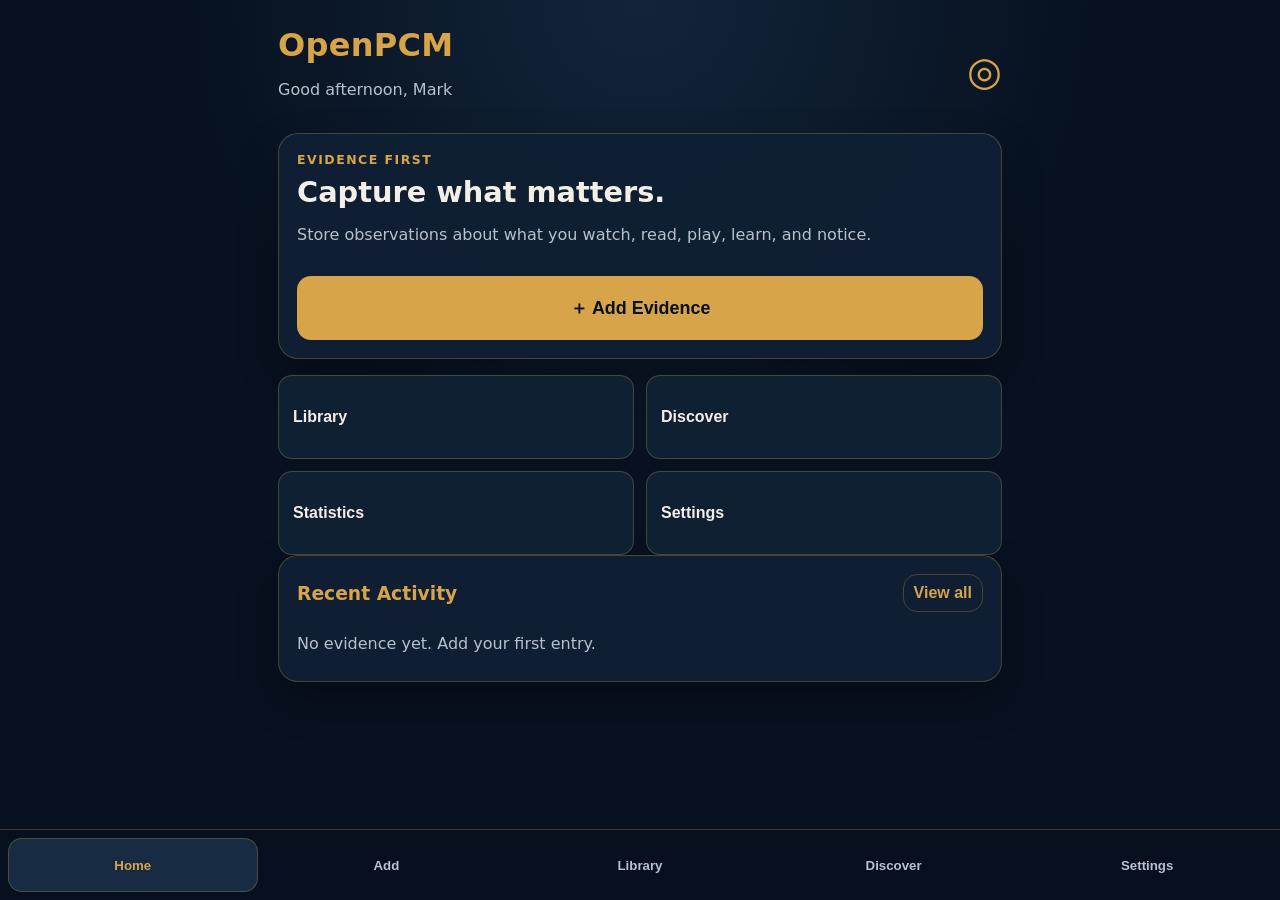
<file: index.html>
<!doctype html>
<html lang="en">
<head>
  <meta charset="utf-8">
  <title>OpenPCM Mobile</title>
  <meta name="viewport" content="width=device-width, initial-scale=1">
  <link rel="manifest" href="manifest.webmanifest">
  <link rel="stylesheet" href="styles.css">
</head>
<body>
  <main class="app">
    <header class="topbar">
      <div><h1>OpenPCM</h1><p id="greeting">Personal Cognitive Model</p></div>
      <div class="mark">◎</div>
    </header>

    <section id="view-home" class="view active">
      <div class="hero card">
        <p class="eyebrow">Evidence first</p>
        <h2>Capture what matters.</h2>
        <p>Store observations about what you watch, read, play, learn, and notice.</p>
        <button class="primary big" data-nav="add">＋ Add Evidence</button>
      </div>
      <div class="grid">
        <button class="tile" data-nav="library">Library</button>
        <button class="tile" data-nav="discover">Discover</button>
        <button class="tile" data-nav="stats">Statistics</button>
        <button class="tile" data-nav="settings">Settings</button>
      </div>
      <section class="card">
        <div class="section-title"><h3>Recent Activity</h3><button class="ghost" data-nav="library">View all</button></div>
        <div id="recent-list" class="list muted-list"></div>
      </section>
    </section>

    <section id="view-add" class="view">
      <section class="card">
        <h2 id="form-title">Add Evidence</h2>
        <input id="editing-id" type="hidden">
        <label>Title</label>
        <input id="title" placeholder="e.g. Black Sails">
        <p id="duplicate-warning" class="warning-text"></p>

        <label>Type</label>
        <select id="medium">
          <option>TV</option><option>Movie</option><option>Book</option><option>Game</option>
          <option>Documentary</option><option>Comedy</option><option>M/M Story</option>
          <option>Mandarin Learning</option><option>Health / Cognitive Context</option><option>Other</option>
        </select>

        <label>Reaction</label>
        <select id="reaction">
          <option>Loved</option><option>Liked</option><option>Mixed</option><option>Bounced</option>
          <option>Disliked</option><option>Not sure yet</option>
        </select>

        <label>Cognitive state</label>
        <select id="cognitive">
          <option>Not recorded</option><option>High capacity</option><option>Medium capacity</option>
          <option>Low capacity</option><option>Symptom flare</option>
        </select>

        <label>Reasons</label>
        <div class="chips" id="chips">
          <button data-tag="exceptional writing">Exceptional writing</button>
          <button data-tag="complex systems">Complex systems</button>
          <button data-tag="institutions">Institutions</button>
          <button data-tag="strong dialogue">Strong dialogue</button>
          <button data-tag="competence">Competence</button>
          <button data-tag="world-building">World-building</button>
          <button data-tag="stewardship">Stewardship</button>
          <button data-tag="ensemble cast">Ensemble cast</button>
          <button data-tag="low cognitive load">Low cognitive load</button>
          <button data-tag="too slow">Too slow</button>
          <button data-tag="weak plotting">Weak plotting</button>
          <button data-tag="too bleak">Too bleak</button>
        </div>

        <label>Note</label>
        <textarea id="note" placeholder="Optional details..."></textarea>
        <button class="primary" id="save">Save Evidence</button>
        <button class="secondary" id="cancel-edit" hidden>Cancel edit</button>
        <button class="secondary" id="undo" disabled>Undo last save</button>
        <p id="save-confirm" class="confirm"></p>
      </section>
    </section>

    <section id="view-library" class="view">
      <section class="card">
        <div class="section-title"><h2>Library</h2><span id="library-count" class="badge">0</span></div>
        <input id="search" placeholder="Search evidence...">
        <div class="filter-row">
          <button class="filter active" data-filter="All">All</button>
          <button class="filter" data-filter="TV">TV</button>
          <button class="filter" data-filter="Book">Books</button>
          <button class="filter" data-filter="Movie">Movies</button>
          <button class="filter" data-filter="Game">Games</button>
        </div>
        <div id="entries" class="list"></div>
      </section>
    </section>

    <section id="view-detail" class="view"><section class="card" id="detail-card"></section></section>
    <section id="view-discover" class="view"><section class="card" id="discover-content"></section></section>
    <section id="view-recommendation-detail" class="view"><section class="card" id="recommendation-detail-card"></section></section>
    <section id="view-workspace" class="view"><section class="card" id="workspace-content"></section></section>
    <section id="view-profile-transfer" class="view"><section class="card" id="profile-transfer-content"></section></section>
    <section id="view-stats" class="view"><section class="card"><h2>Statistics</h2><div id="stats"></div></section></section>
    <section id="view-settings" class="view">
      <section class="card">
        <h2>Settings</h2>
        <button id="export">Export JSON</button>
        <label class="file">Import JSON<input type="file" id="import" accept="application/json"></label>
        <button id="clear" class="danger">Clear local data</button>
      </section>
    </section>
  </main>

  <nav class="bottom-nav">
    <button data-nav="home" class="active">Home</button>
    <button data-nav="add">Add</button>
    <button data-nav="library">Library</button>
    <button data-nav="discover">Discover</button>
    <button data-nav="settings">Settings</button>
  </nav>

  <script src="src/data/pcm-seed.js"></script>
  <script src="src/core/evidence.js"></script>
  <script src="src/core/validation.js"></script>
  <script src="src/core/portable.js"></script>
  <script src="src/core/detail.js"></script>
  <script src="src/core/catalogue.js"></script>
  <script src="src/core/profile.js"></script>
  <script src="src/core/calibration.js"></script>
  <script src="src/core/learning.js"></script>
  <script src="src/core/preferences.js"></script>
  <script src="src/core/explanation-graph.js"></script>
  <script src="src/core/reasoning.js"></script>
  <script src="src/core/discover.js"></script>
  <script src="src/core/decision-history.js"></script>
  <script src="src/core/recommendation-timeline.js"></script>
  <script src="src/core/experiments.js"></script>
  <script src="src/core/workspace.js"></script>
  <script src="src/core/profile-transfer.js"></script>
  <script src="src/core/graph-viewer.js"></script>
  <script src="src/core/recommendation-detail.js"></script>
  <script src="src/core/android-workflow.js"></script>
  <script src="src/core/browser-testing.js"></script>
  
  <script src="src/core/domain-registry.js"></script>
  <script src="src/services/validation.js"></script>
  <script src="src/services/import-export.js"></script>
  <script src="src/services/search.js"></script>
  <script src="src/services/storage.js"></script>
  <script src="src/domains/evidence/evidence-domain.js"></script>
  <script src="src/domains/tasks/tasks-domain.js"></script>
  <script src="src/domains/knowledge/knowledge-domain.js"></script>
  <script src="src/domains.js"></script>
  <script src="app.js"></script>
</body>
</html>
</file>
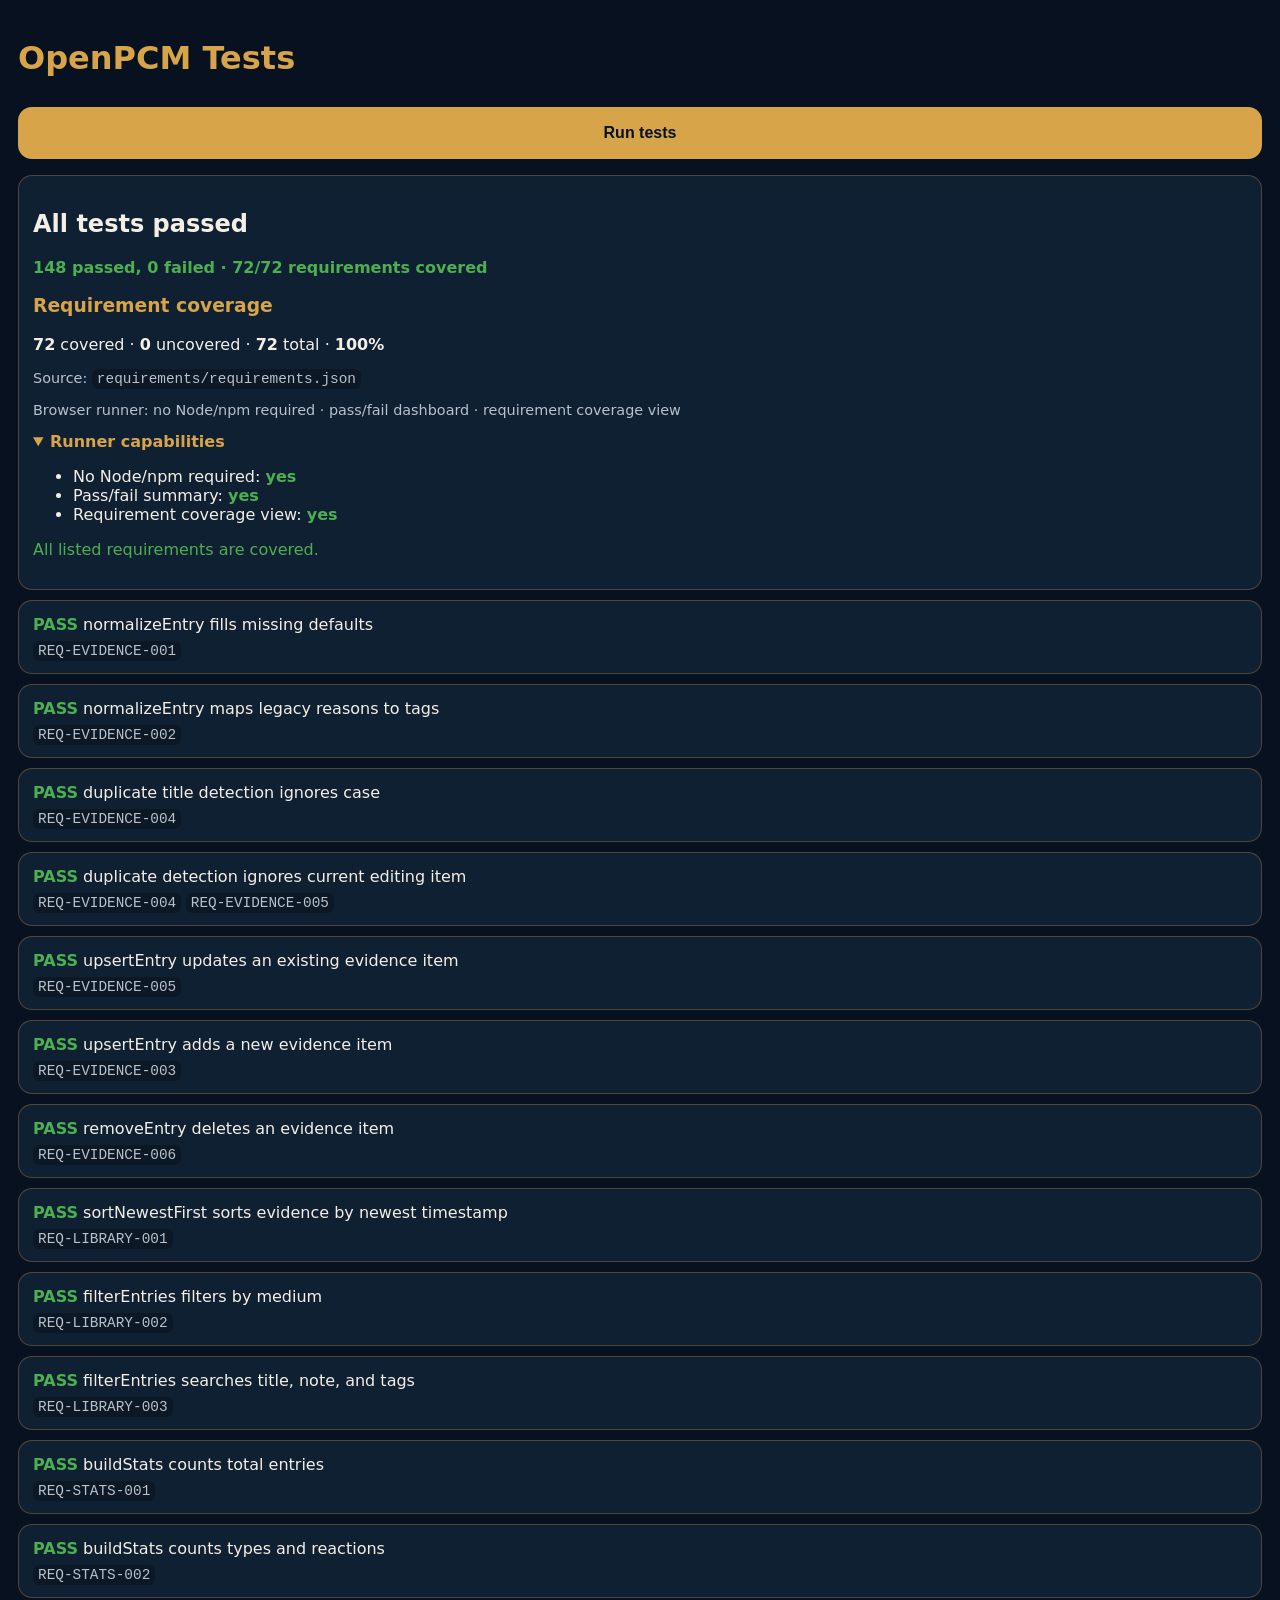
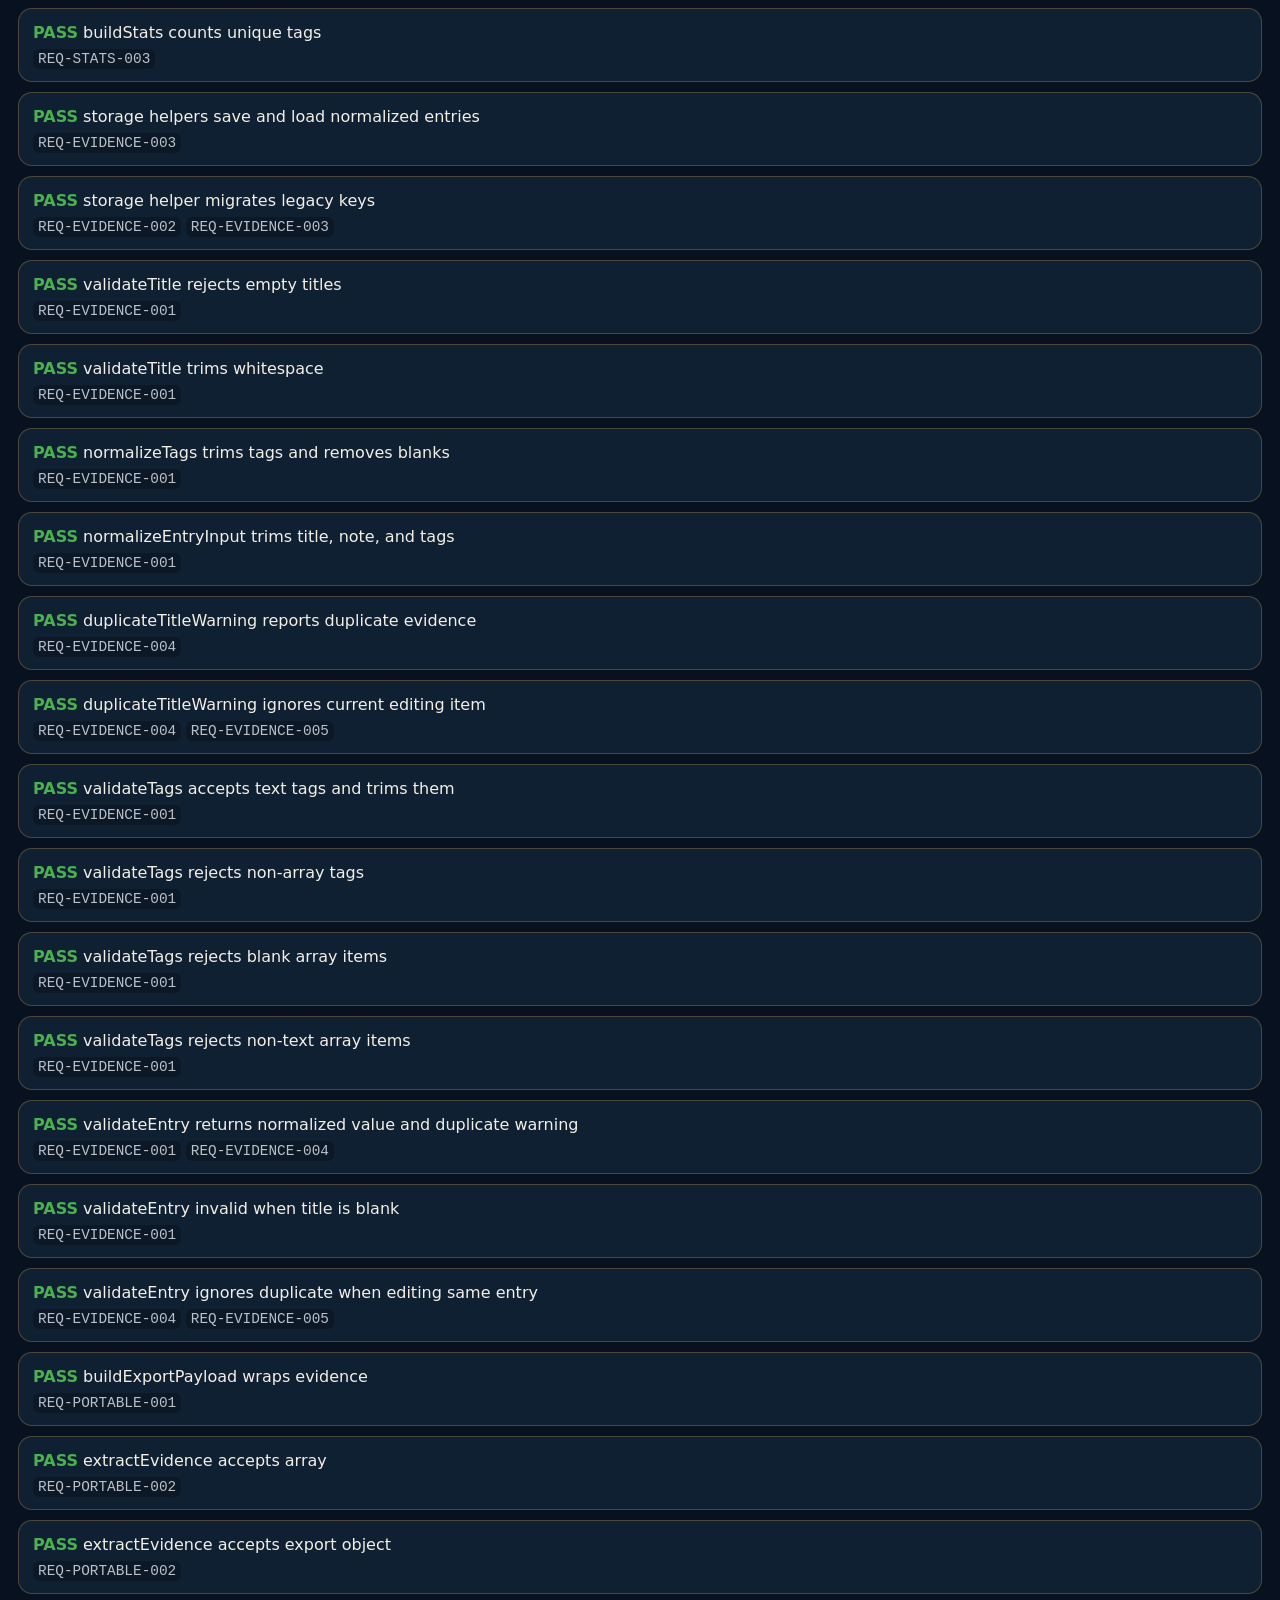
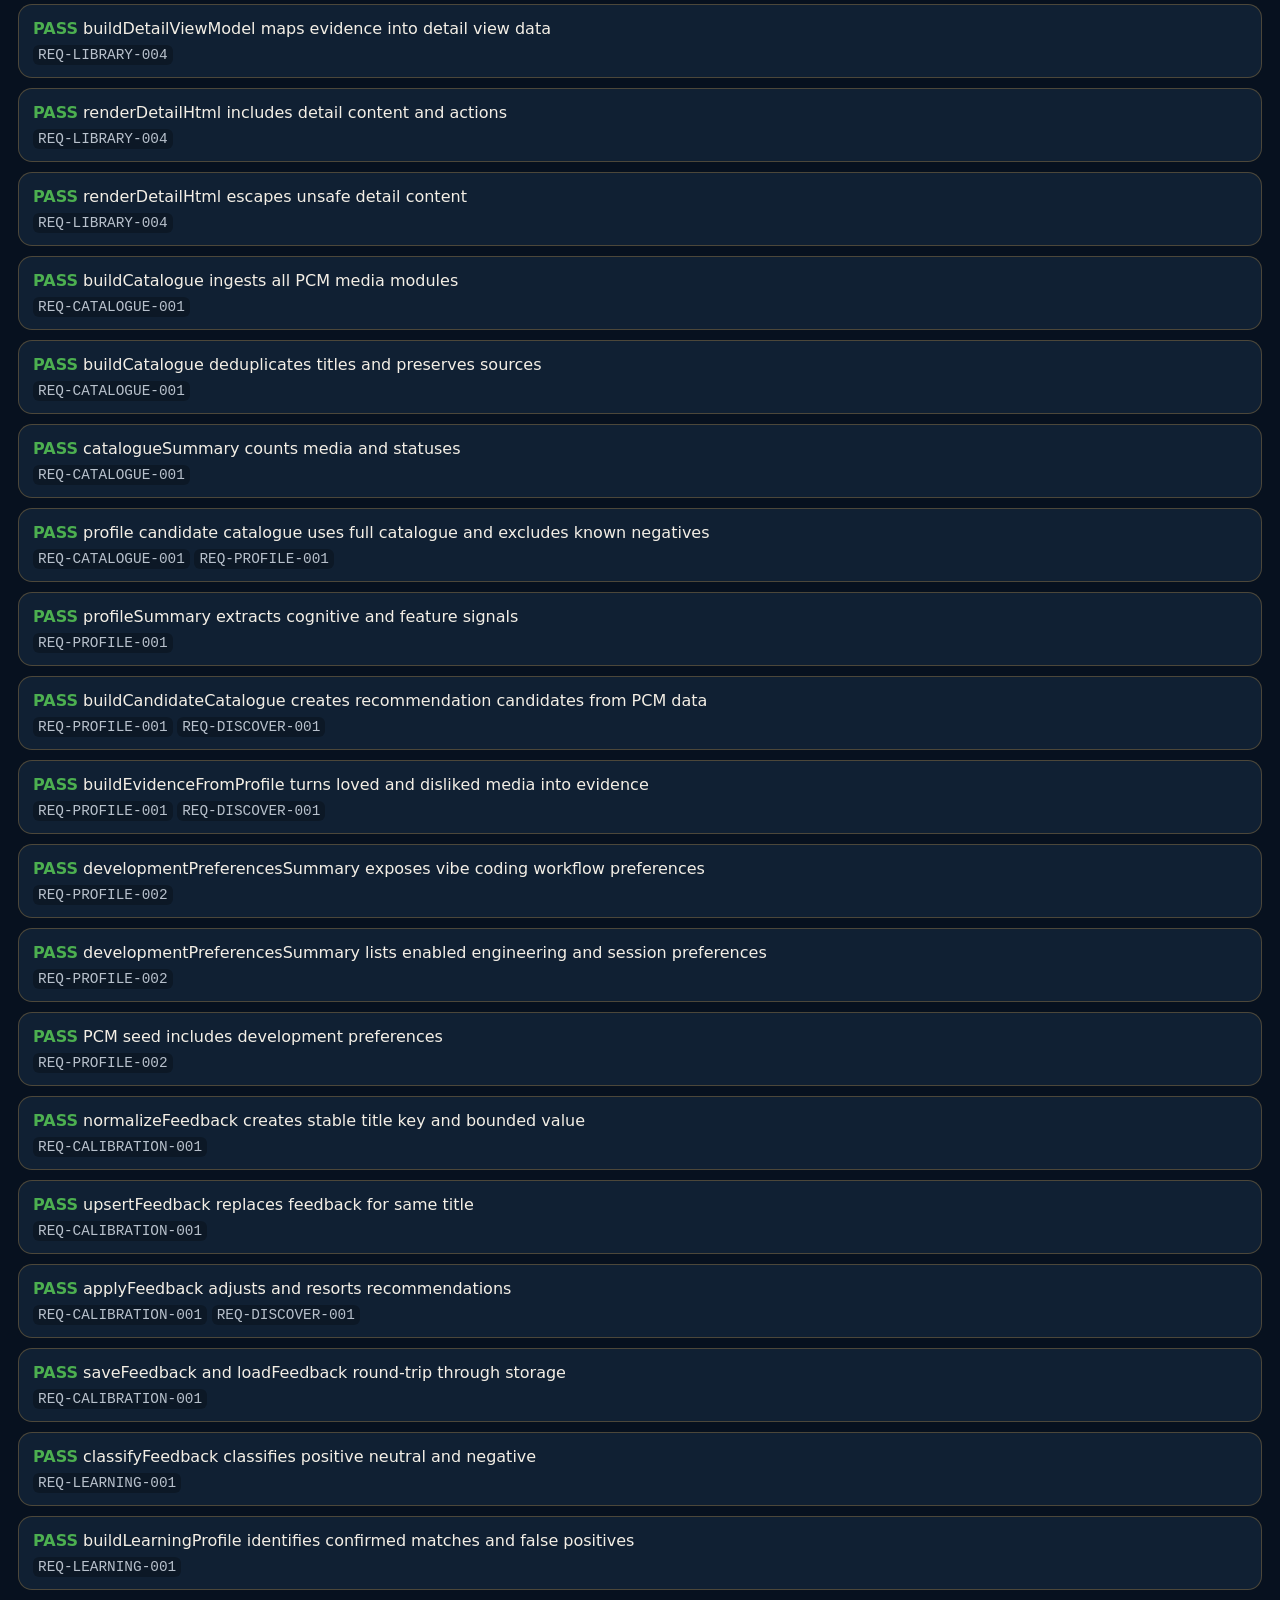
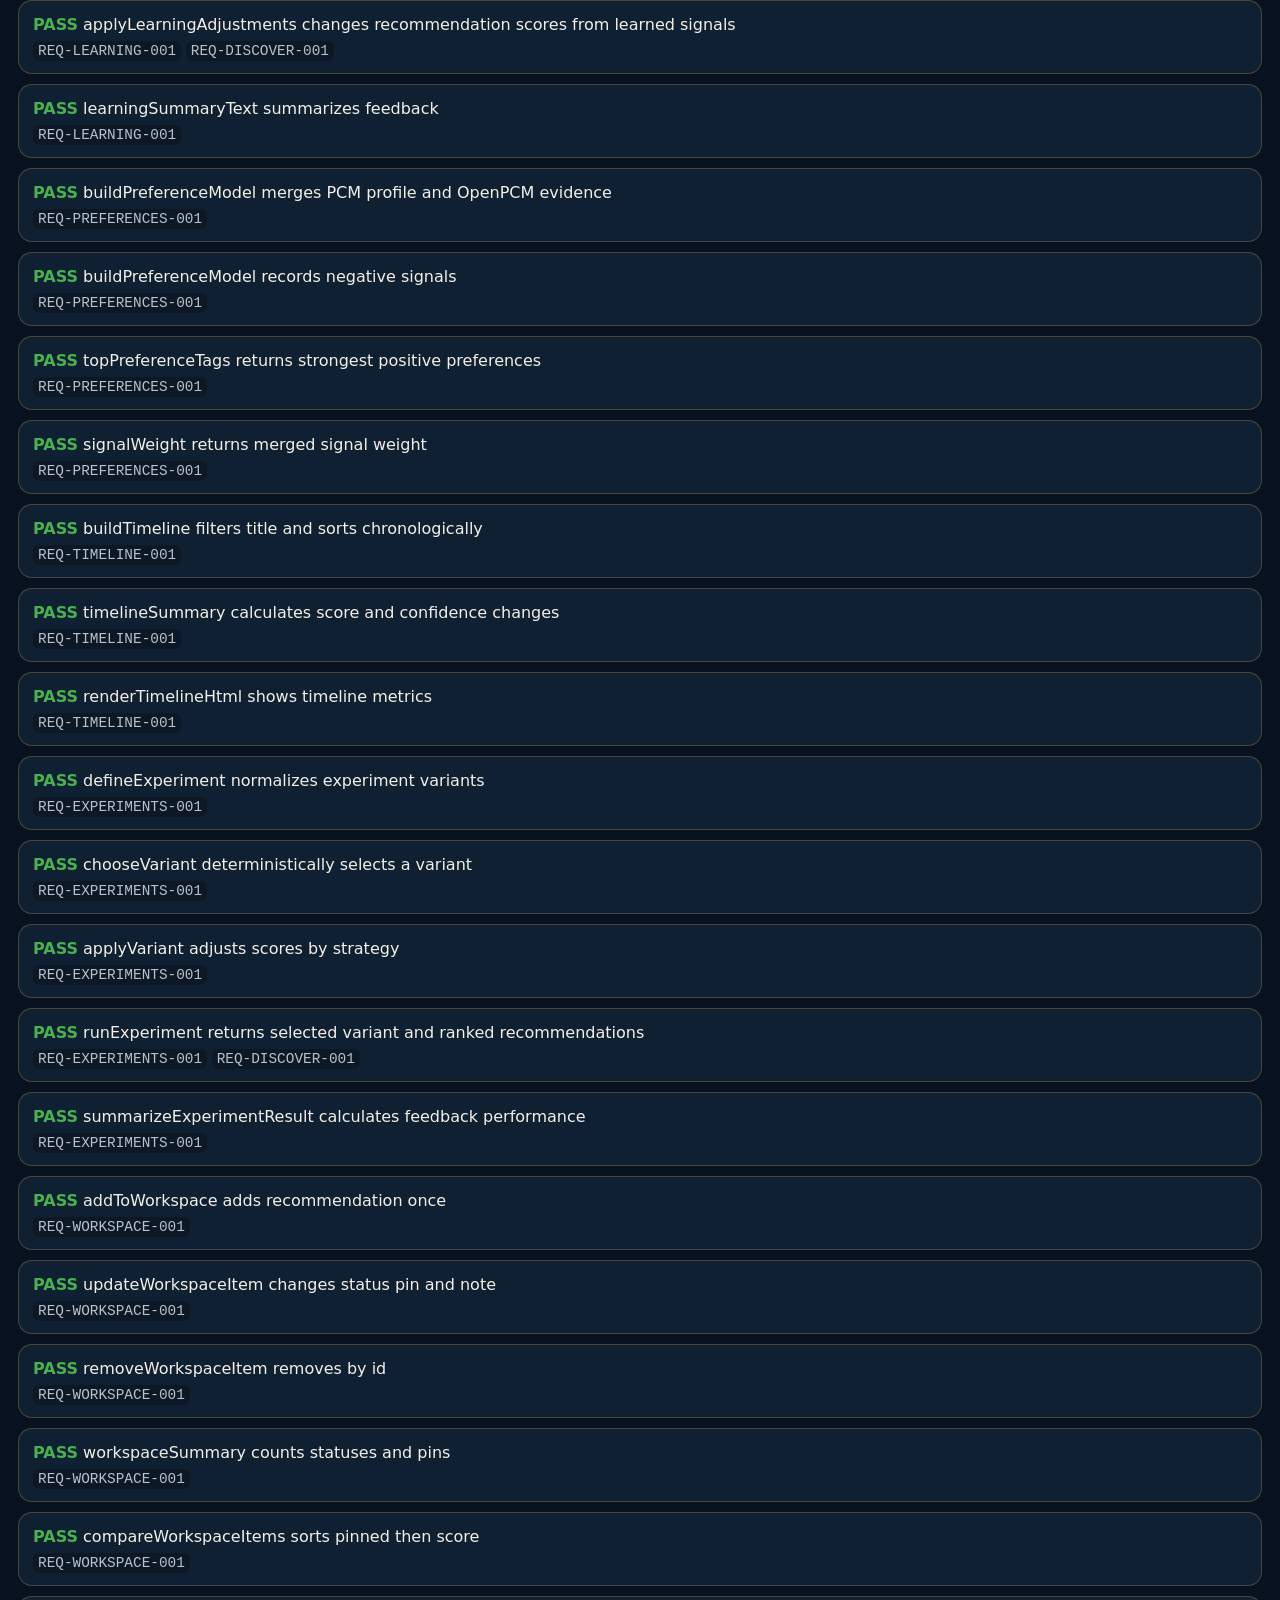
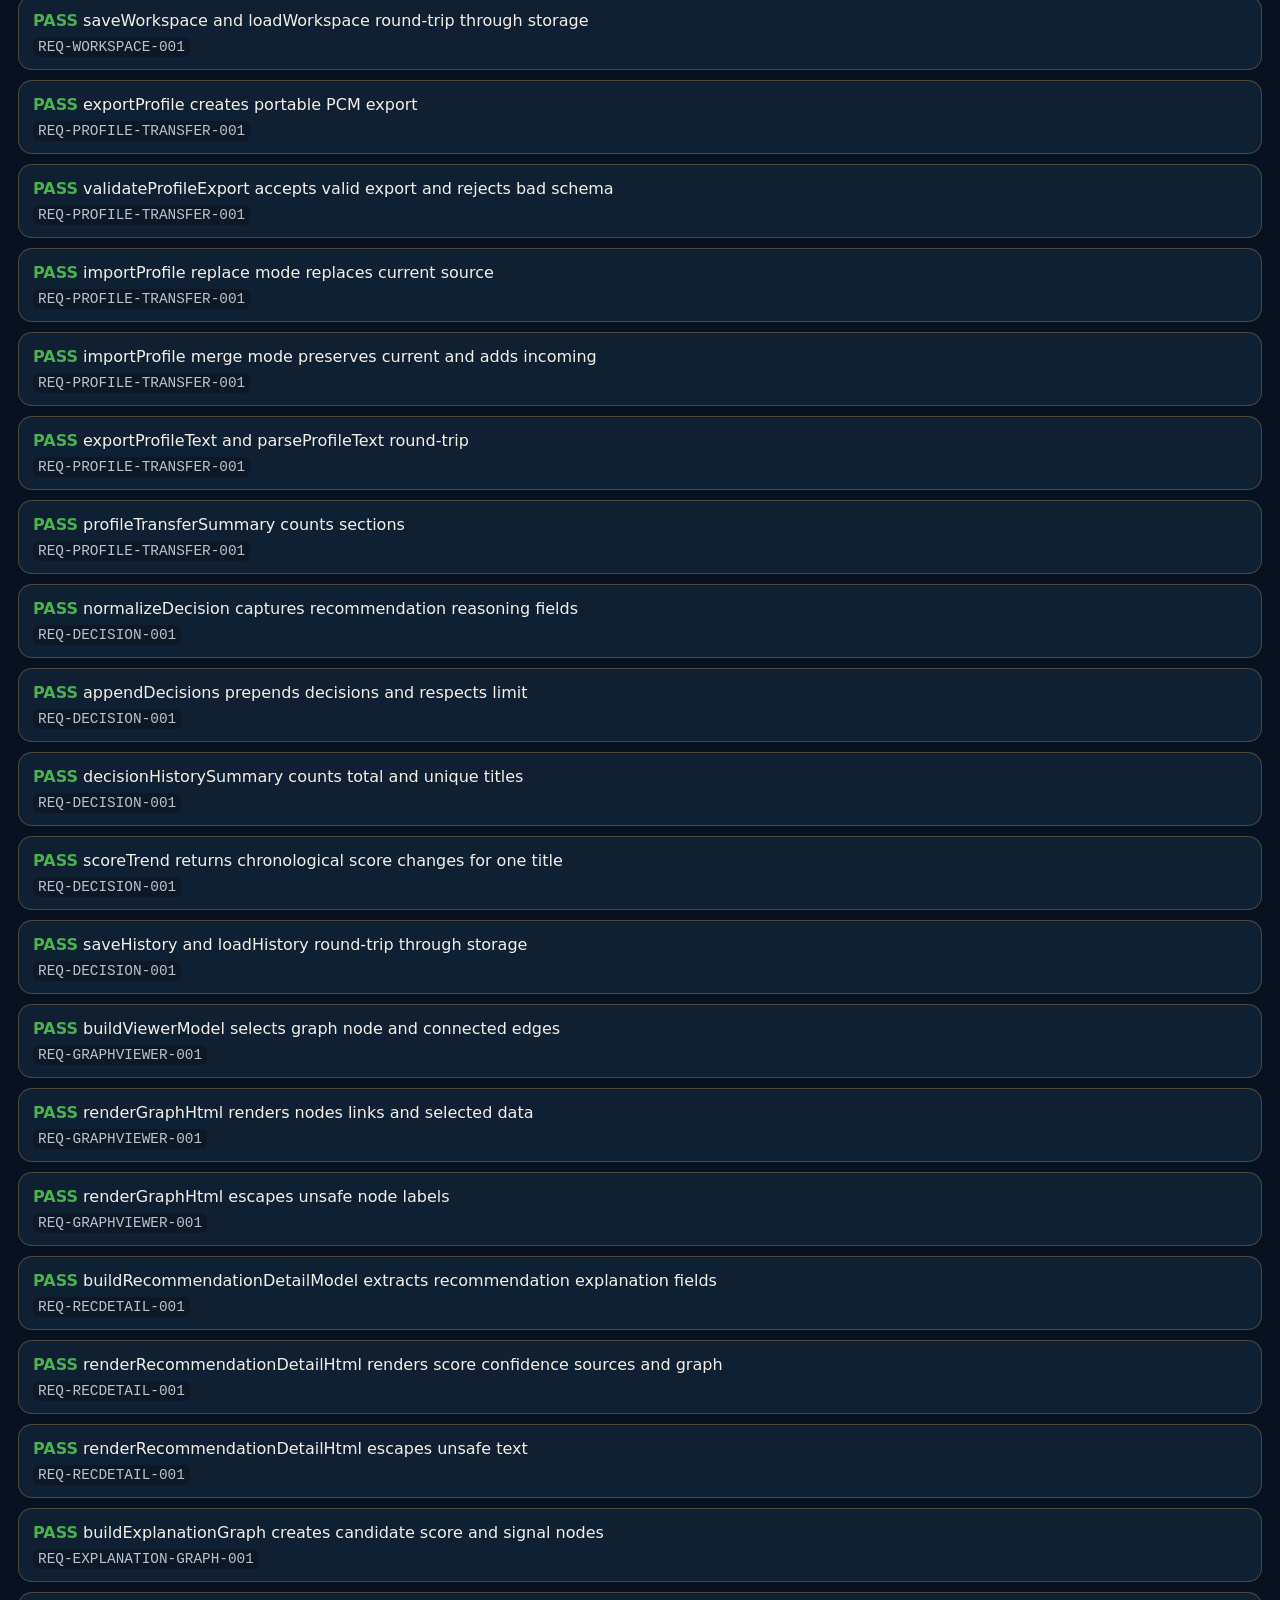
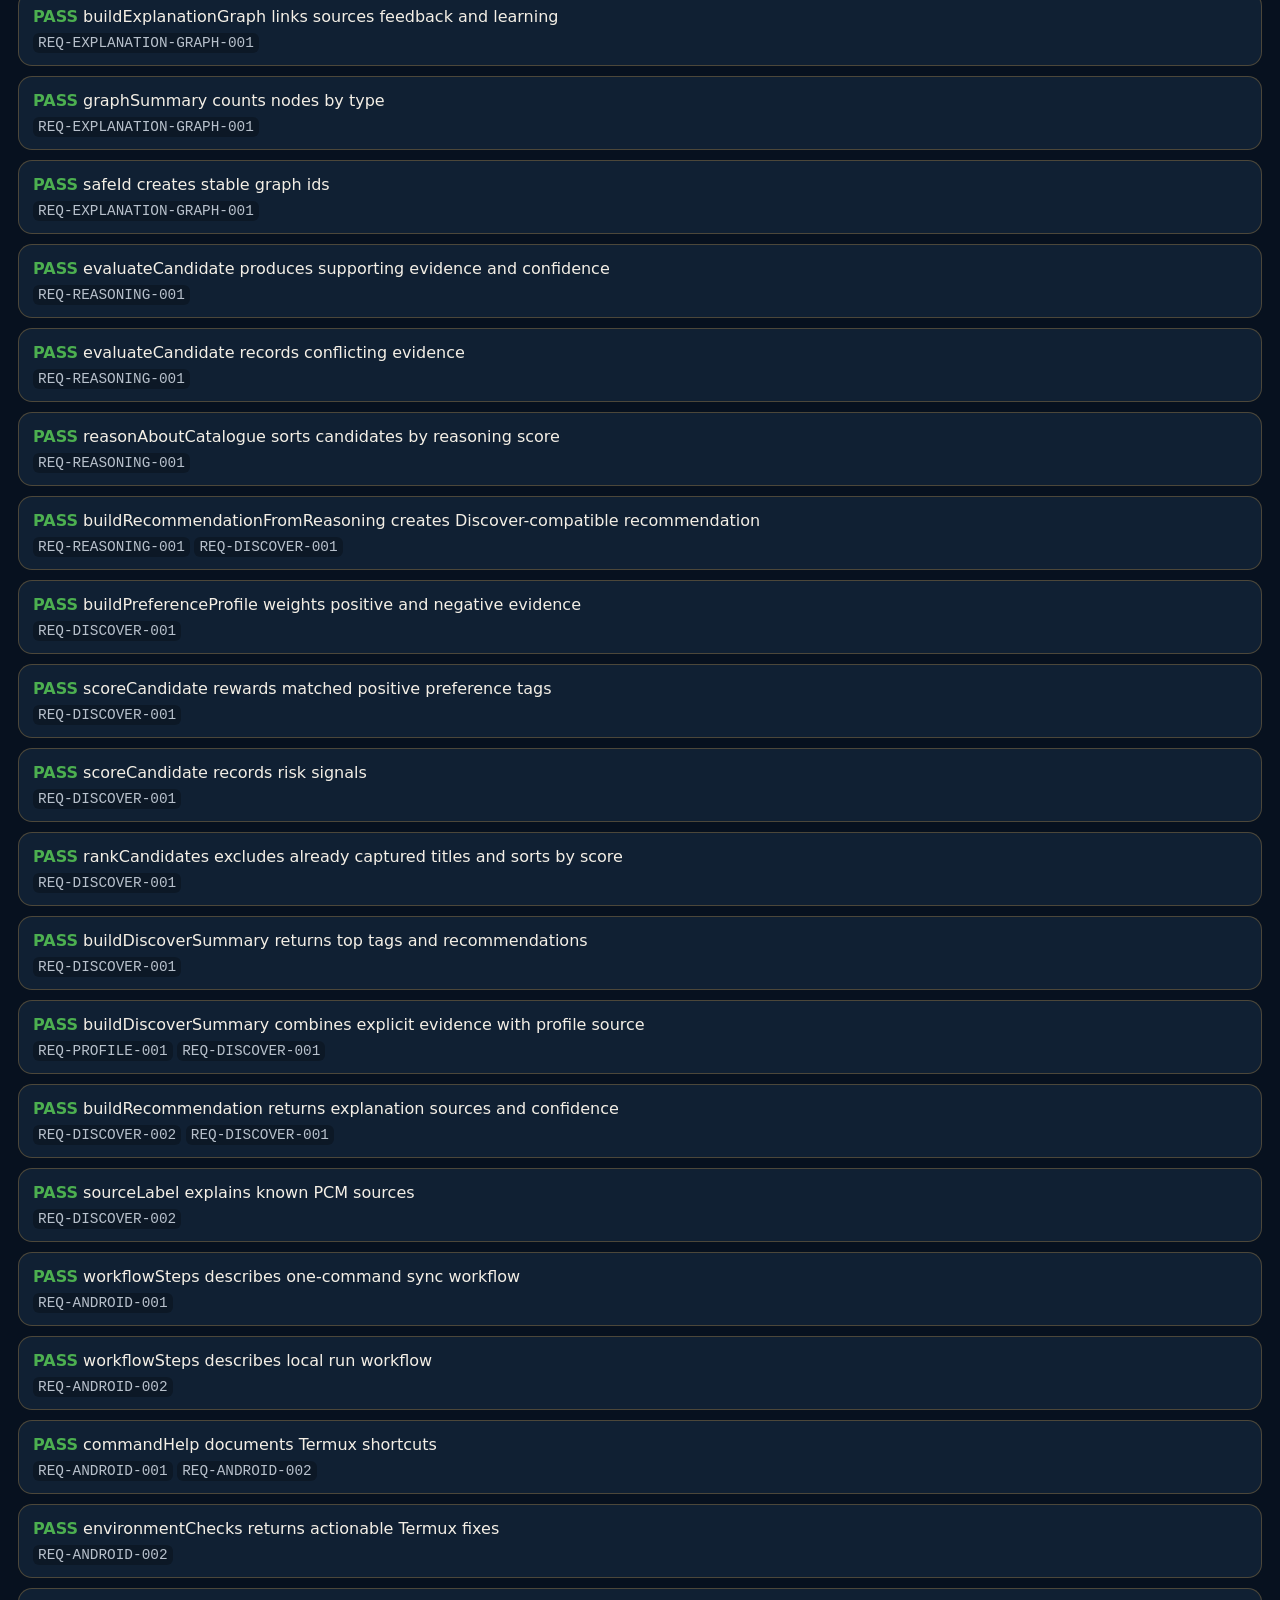
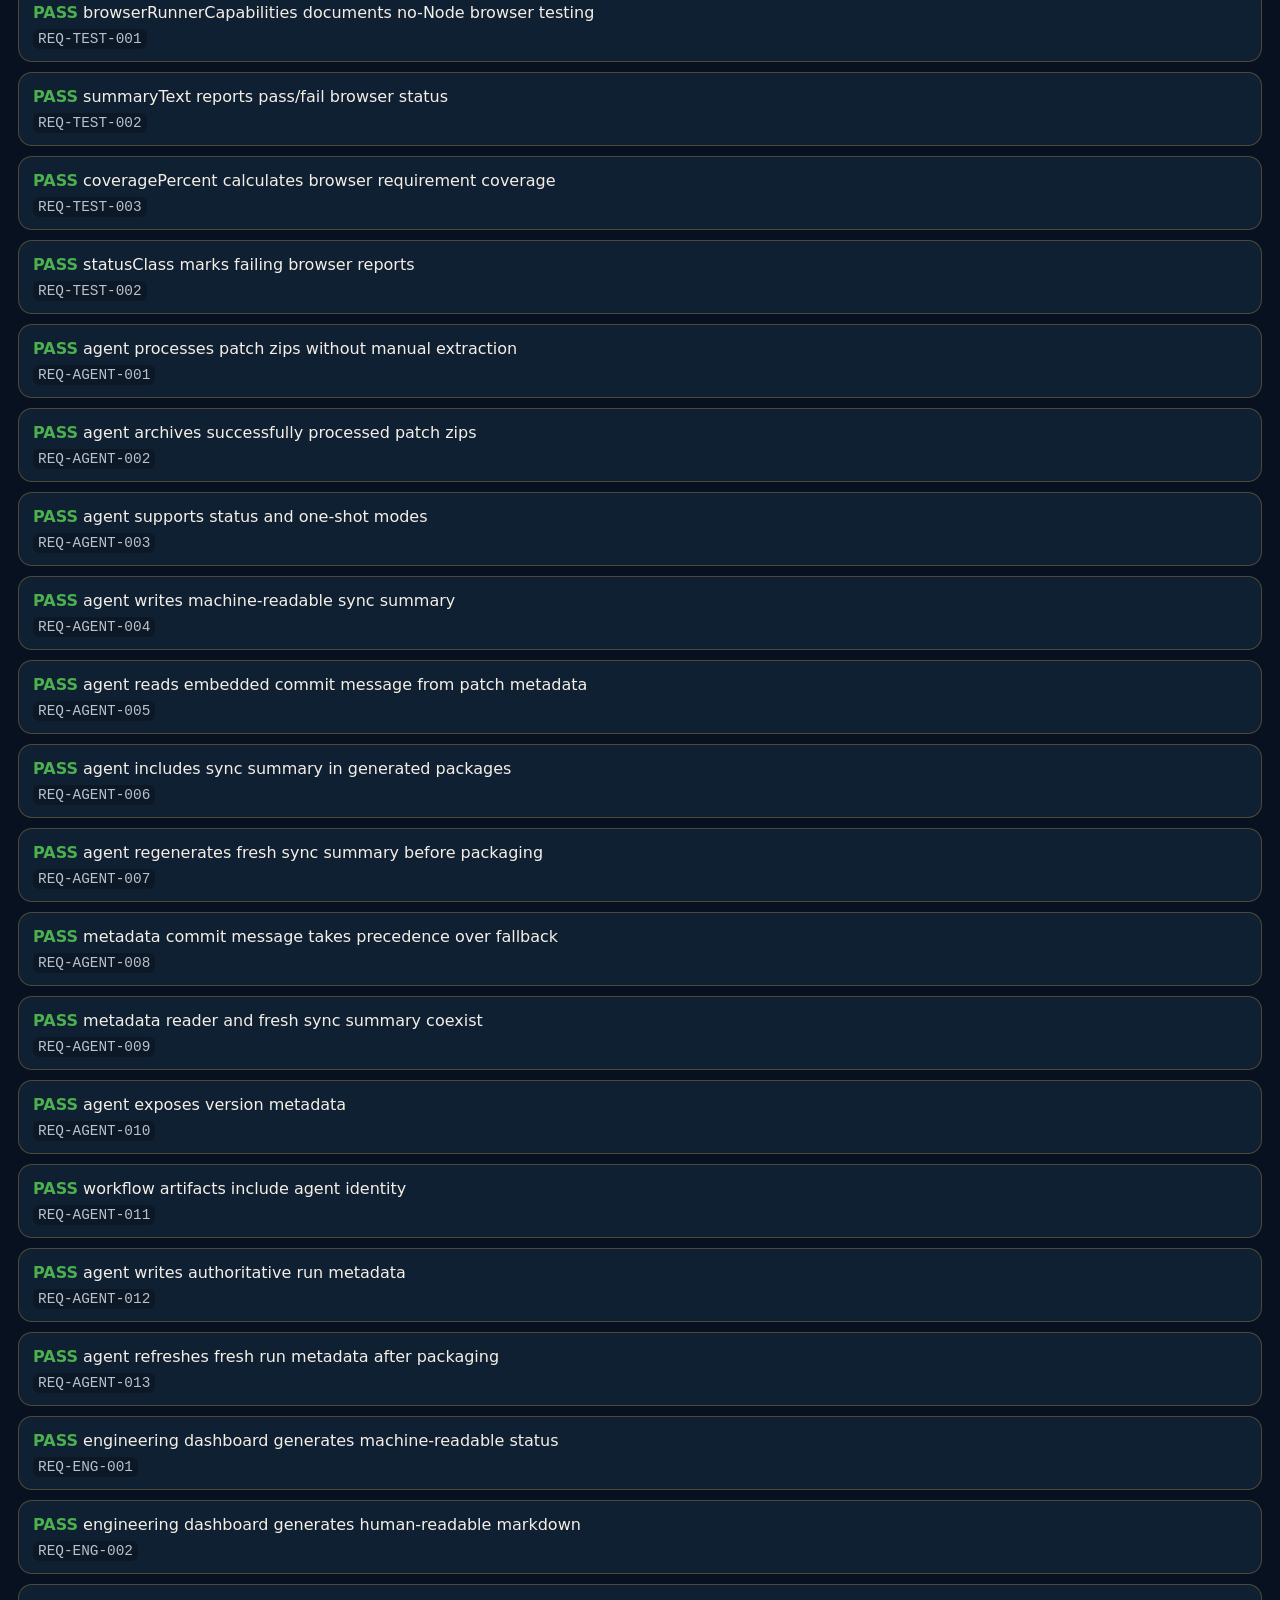
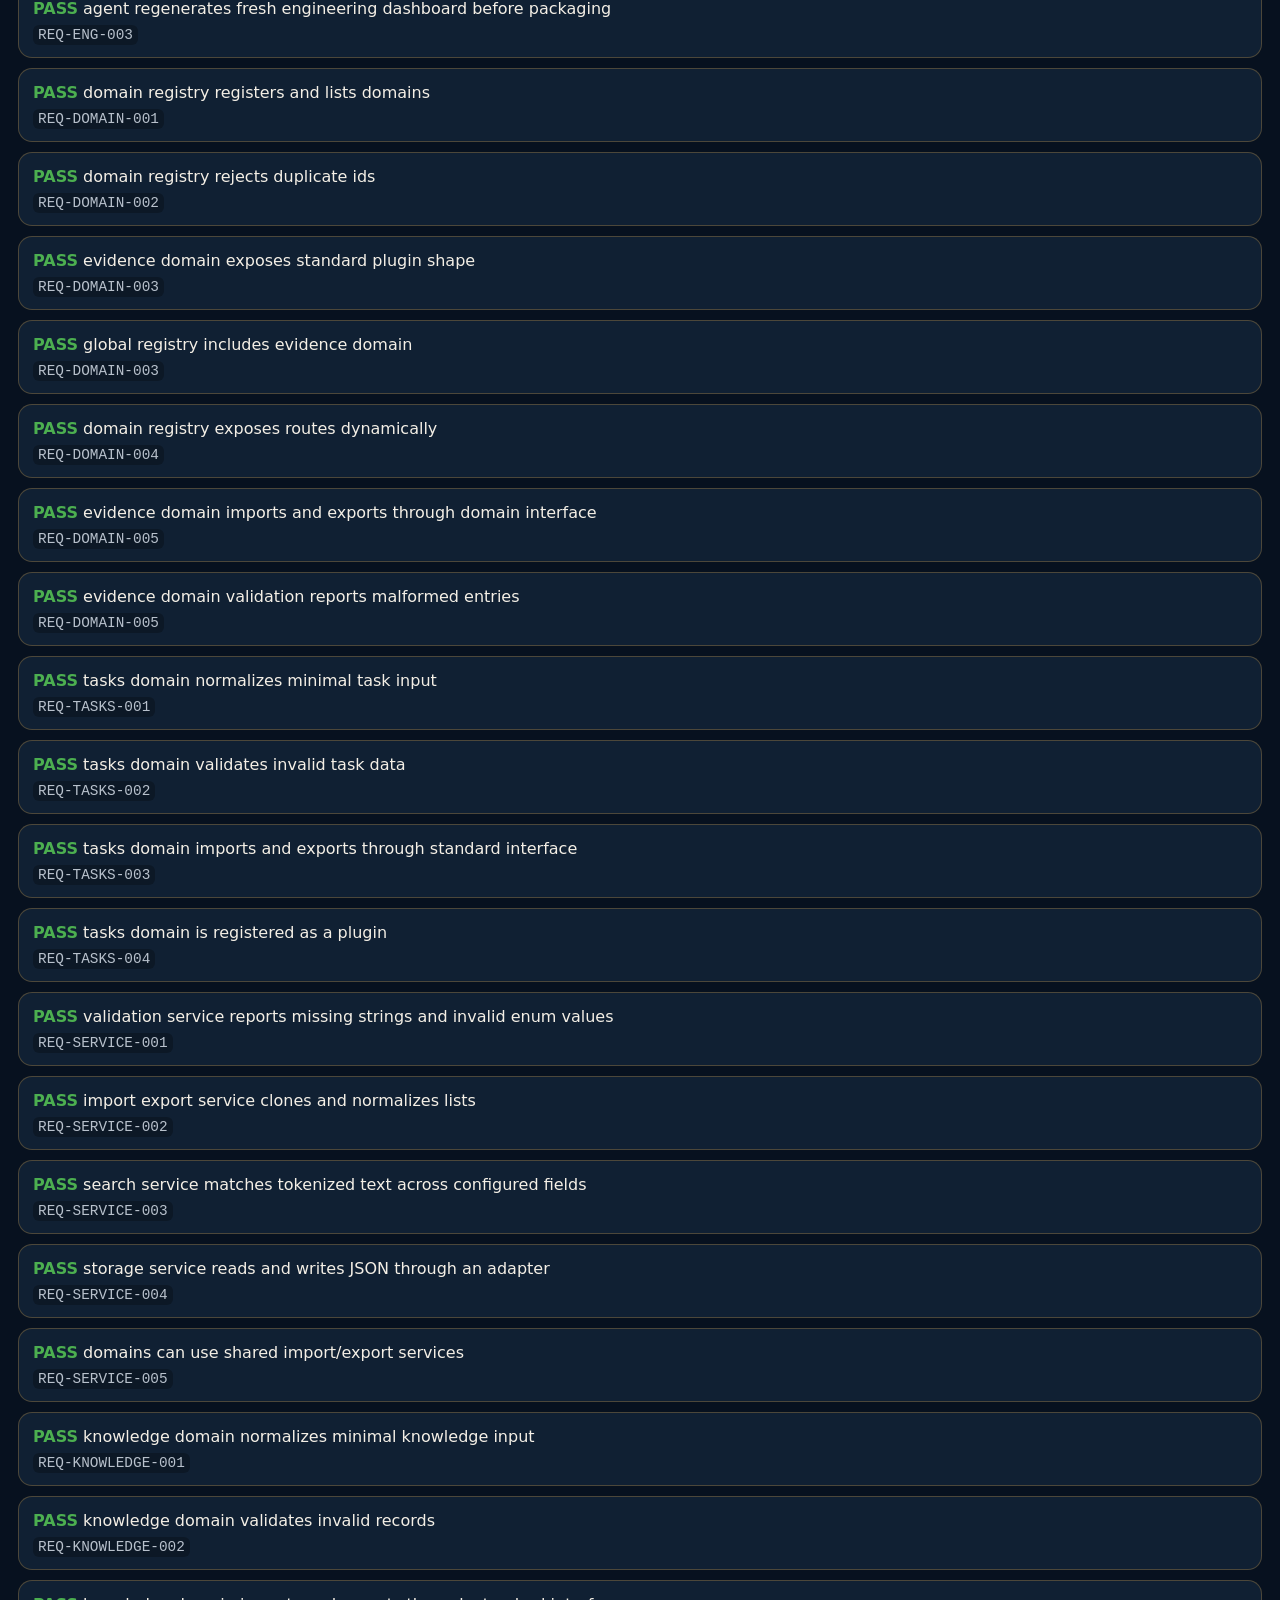
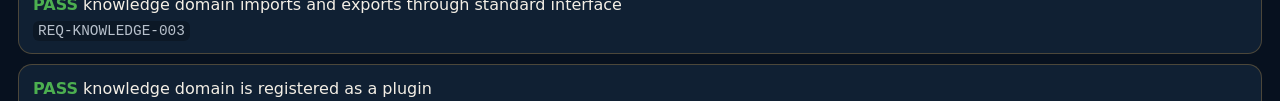
<file: tests/test.html>
<!doctype html>
<html lang="en">
<head>
  <meta charset="utf-8">
  <title>OpenPCM Tests</title>
  <meta name="viewport" content="width=device-width, initial-scale=1">
  <style>
    :root { --bg:#07111f; --surface:#102033; --text:#f4efe6; --muted:#b8c1cc; --gold:#d7a449; --green:#4caf50; --red:#c94b4b; }
    body { margin:0; background:var(--bg); color:var(--text); font-family:system-ui,sans-serif; padding:18px; }
    h1,h3 { color:var(--gold); }
    .summary,.test { background:var(--surface); border:1px solid rgba(215,164,73,.3); border-radius:14px; padding:14px; margin-bottom:10px; }
    .pass { color:var(--green); } .fail { color:var(--red); }
    .reqs { margin-top:8px; color:var(--muted); font-size:.9rem; }
    code { background:rgba(0,0,0,.25); border-radius:6px; padding:2px 5px; }
    pre { white-space:pre-wrap; color:var(--muted); }
    button { width:100%; min-height:52px; border-radius:14px; border:none; background:var(--gold); color:#07111f; font-weight:800; font-size:1rem; margin:8px 0 16px; }
    summary { cursor:pointer; color:var(--gold); font-weight:700; }
  </style>
</head>
<body>
  <h1>OpenPCM Tests</h1>
  <button id="run">Run tests</button>
  <div id="results"></div>

  <script src="../src/data/pcm-seed.js"></script>
  <script src="../src/core/domain-registry.js"></script>
  <script src="../src/services/validation.js"></script>
  <script src="../src/services/import-export.js"></script>
  <script src="../src/services/search.js"></script>
  <script src="../src/services/storage.js"></script>
  <script src="../src/domains/evidence/evidence-domain.js"></script>
  <script src="../src/domains/tasks/tasks-domain.js"></script>
  <script src="../src/domains/knowledge/knowledge-domain.js"></script>
  <script src="../src/domains.js"></script>
  <script src="../src/core/evidence.js"></script>
  <script src="../src/core/validation.js"></script>
  <script src="../src/core/detail.js"></script>
  <script src="../src/core/portable.js"></script>
  <script src="../src/core/catalogue.js"></script>
  <script src="../src/core/profile.js"></script>
  <script src="../src/core/calibration.js"></script>
  <script src="../src/core/learning.js"></script>
  <script src="../src/core/preferences.js"></script>
  <script src="../src/core/explanation-graph.js"></script>
  <script src="../src/core/reasoning.js"></script>
  <script src="../src/core/discover.js"></script>
  <script src="../src/core/decision-history.js"></script>
  <script src="../src/core/recommendation-timeline.js"></script>
  <script src="../src/core/experiments.js"></script>
  <script src="../src/core/workspace.js"></script>
  <script src="../src/core/profile-transfer.js"></script>
  <script src="../src/core/graph-viewer.js"></script>
  <script src="../src/core/recommendation-detail.js"></script>
  <script src="../src/core/android-workflow.js"></script>
  <script src="../src/core/browser-testing.js"></script>
  <script src="test-harness.js"></script>
  <script src="test-runner.js"></script>
  <script src="evidence-tests.js"></script>
  <script src="validation-tests.js"></script>
  <script src="portable-tests.js"></script>
  <script src="detail-tests.js"></script>
  <script src="catalogue-tests.js"></script>
  <script src="profile-tests.js"></script>
  <script src="profile-devprefs-tests.js"></script>
  <script src="calibration-tests.js"></script>
  <script src="learning-tests.js"></script>
  <script src="preferences-tests.js"></script>
  <script src="recommendation-timeline-tests.js"></script>
  <script src="experiments-tests.js"></script>
  <script src="workspace-tests.js"></script>
  <script src="profile-transfer-tests.js"></script>
  <script src="decision-history-tests.js"></script>
  <script src="graph-viewer-tests.js"></script>
  <script src="recommendation-detail-tests.js"></script>
  <script src="explanation-graph-tests.js"></script>
  <script src="reasoning-tests.js"></script>
  <script src="discover-tests.js"></script>
  <script src="android-workflow-tests.js"></script>
  <script src="browser-testing-tests.js"></script>
  <script src="agent-tests.js"></script>
  <script src="engineering-dashboard-tests.js"></script>
  <script src="domain-registry-tests.js"></script>
  <script src="tasks-domain-tests.js"></script>
  <script src="shared-services-tests.js"></script>
  <script src="knowledge-domain-tests.js"></script>
</body>
</html>
</file>
<file: styles.css>
:root {
  --bg: #07111f;
  --surface: #102033;
  --surface-2: #0b1828;
  --border: rgba(215,164,73,.28);
  --text: #f4efe6;
  --muted: #b8c1cc;
  --gold: #d7a449;
  --blue: #5fb3ff;
  --danger: #c94b4b;
  --warning: #d97706;
}

* { box-sizing: border-box; }

body {
  margin: 0;
  min-height: 100vh;
  background: radial-gradient(circle at top, #13243a 0, var(--bg) 42%);
  color: var(--text);
  font-family: system-ui, -apple-system, BlinkMacSystemFont, "Segoe UI", sans-serif;
  padding-bottom: 86px;
}

.app {
  max-width: 760px;
  margin: 0 auto;
  padding: 18px;
}

.topbar {
  display: flex;
  justify-content: space-between;
  align-items: center;
  padding: 8px 0 18px;
}

h1, h2, h3 { margin: 0; }
h1 { color: var(--gold); font-size: 2rem; letter-spacing: .3px; }
h2 { color: var(--text); margin-bottom: 8px; }
h3 { color: var(--gold); }

.topbar p, .card p { color: var(--muted); }
.mark { color: var(--gold); font-size: 2.5rem; }

.view { display: none; }
.view.active { display: block; }

.card {
  background: rgba(16,32,51,.96);
  border: 1px solid var(--border);
  border-radius: 20px;
  padding: 18px;
  margin-bottom: 16px;
  box-shadow: 0 18px 40px rgba(0,0,0,.28);
}

.hero h2 { font-size: 1.8rem; }

.eyebrow {
  color: var(--gold) !important;
  text-transform: uppercase;
  letter-spacing: .12em;
  font-size: .78rem;
  margin: 0 0 8px;
  font-weight: 700;
}

button, .file {
  min-height: 52px;
  border-radius: 14px;
  border: 1px solid transparent;
  padding: 12px 14px;
  font-size: 1rem;
  font-weight: 750;
  color: var(--text);
  background: #172b43;
}

button:active { transform: translateY(1px); }

.primary {
  width: 100%;
  background: var(--gold);
  color: #07111f;
  margin-top: 16px;
}

.big { min-height: 64px; font-size: 1.12rem; }

.secondary {
  width: 100%;
  margin-top: 10px;
  background: #1b314c;
}

.ghost {
  min-height: 38px;
  padding: 8px 10px;
  background: transparent;
  border-color: var(--border);
  color: var(--gold);
}

.danger { background: #3b1820; color: #ffd5d5; }

.grid {
  display: grid;
  grid-template-columns: 1fr 1fr;
  gap: 12px;
}

.tile {
  min-height: 84px;
  background: var(--surface);
  border-color: var(--border);
  text-align: left;
}

label {
  display: block;
  margin: 14px 0 6px;
  color: var(--muted);
  font-weight: 650;
}

input, select, textarea {
  width: 100%;
  padding: 14px;
  border-radius: 14px;
  border: 1px solid #334761;
  background: #081424;
  color: var(--text);
  font-size: 1rem;
}

textarea { min-height: 90px; }

.chips, .filter-row {
  display: flex;
  flex-wrap: wrap;
  gap: 8px;
}

.chips button, .filter {
  min-height: 44px;
  border-radius: 999px;
  background: #0b1828;
  border-color: #38516d;
  font-size: .92rem;
}

.chips button.selected, .filter.active {
  background: var(--gold);
  color: #07111f;
  border-color: var(--gold);
}

.section-title {
  display: flex;
  justify-content: space-between;
  gap: 12px;
  align-items: center;
  margin-bottom: 12px;
}

.badge {
  color: #07111f;
  background: var(--gold);
  border-radius: 999px;
  padding: 5px 10px;
  font-weight: 800;
}

.list { display: grid; gap: 10px; }

.entry {
  background: var(--surface-2);
  border: 1px solid #253c56;
  border-radius: 16px;
  padding: 14px;
  text-align: left;
}

.entry-title {
  color: var(--gold);
  font-weight: 800;
  font-size: 1.05rem;
}

.meta { color: var(--muted); font-size: .92rem; margin-top: 3px; }
.tags { color: var(--blue); font-size: .9rem; margin-top: 8px; }
.note { color: var(--text); margin-top: 8px; }
.empty { color: var(--muted); padding: 10px 0; }

.confirm { color: var(--gold) !important; min-height: 22px; }
.warning-text { color: #f3c27a !important; min-height: 20px; font-size: .92rem; margin: 6px 0 0; }

.file {
  display: block;
  text-align: center;
  margin-top: 10px;
}
.file input { display: none; }

.stat-grid {
  display: grid;
  grid-template-columns: 1fr 1fr;
  gap: 12px;
}
.stat {
  background: var(--surface-2);
  border-radius: 16px;
  padding: 14px;
}
.stat strong { color: var(--gold); font-size: 1.5rem; display: block; }

.detail-actions {
  display: grid;
  gap: 10px;
  margin-top: 16px;
}

.bottom-nav {
  position: fixed;
  left: 0;
  right: 0;
  bottom: 0;
  background: rgba(7,17,31,.98);
  border-top: 1px solid var(--border);
  display: grid;
  grid-template-columns: repeat(5, 1fr);
  gap: 4px;
  padding: 8px;
}

.bottom-nav button {
  min-height: 54px;
  border-radius: 14px;
  background: transparent;
  color: var(--muted);
  font-size: .83rem;
  padding: 8px 4px;
}

.bottom-nav button.active {
  background: #172b43;
  color: var(--gold);
  border-color: var(--border);
}
</file>
